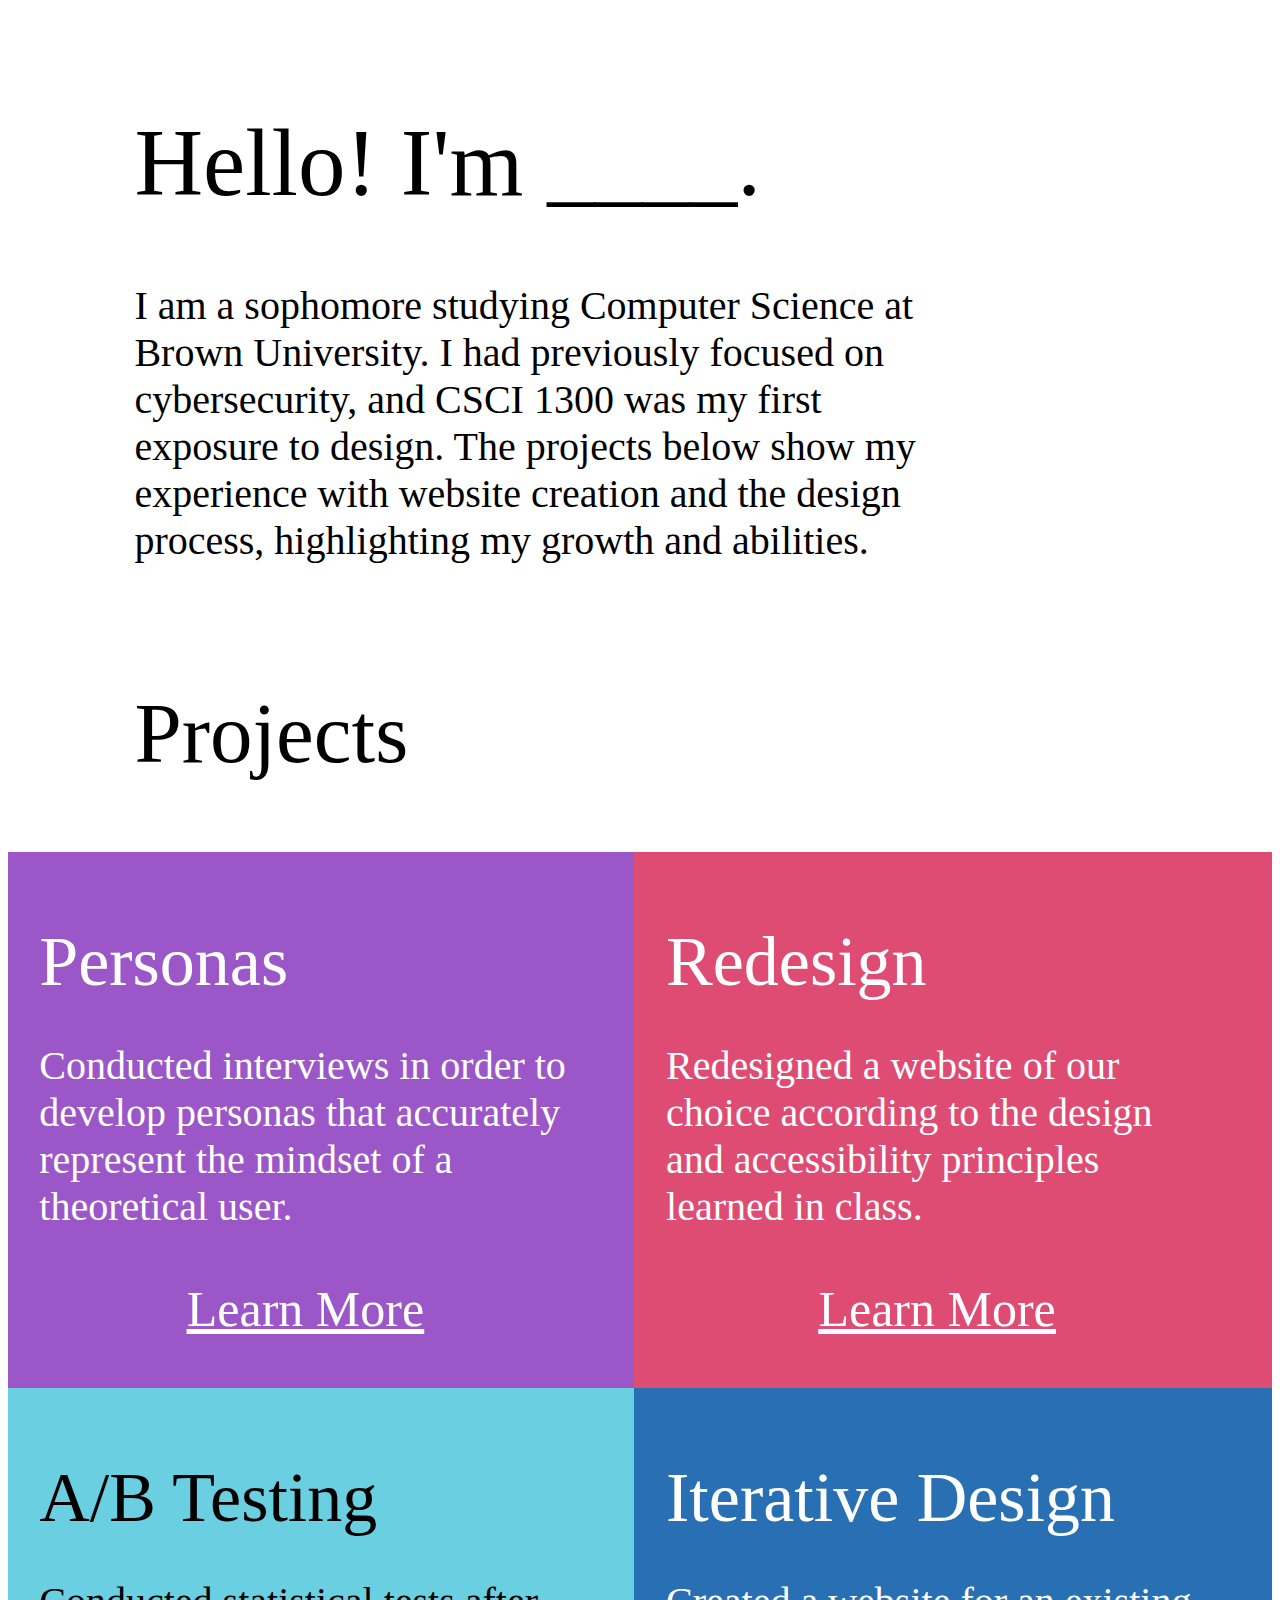
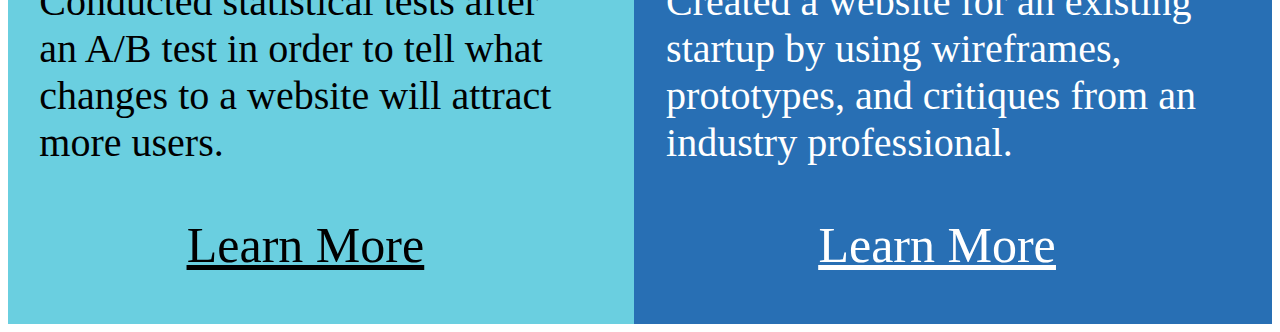
<file: index.html>
<!doctype html>

<html>

<head>
  <title>Portfolio</title>
  <link rel="stylesheet" href="css/index.css">
  <!-- TODO: add additional links here! e.g. fonts, icons, more stylesheets, etc. -->
  <meta content="width=device-width, initial-scale=1" name="viewport" />
</head>

<body>
  <div class="About">
    <h1 class="notBold">Hello! I'm ____.</h1>
    <p> I am a sophomore studying Computer Science at Brown University. I had previously focused on cybersecurity, and
      CSCI 1300 was my first exposure to design. The projects below show my experience with website creation
      and the design process, highlighting my growth and abilities.
    </p>
  </div>
  <h2 class="notBold">Projects</h2>
  <div class="Projects" id="projects">
    <div class="ProjectCard" id="Project1">
      <div class="cardContents">
        <h3 class="notBold whiteText">Personas</h3>
        <p class="whiteText">Conducted interviews in order to develop personas that accurately represent the mindset of
          a
          theoretical user.</p>
        <div class="links">
          <h4 class="notBold"><a class="whiteText" href="personas.html"><u>Learn More</u></a></h4>
        </div>
      </div>
    </div>
    <div class="ProjectCard" id="Project2">
      <div class="cardContents">
        <h3 class="notBold whiteText">Redesign</h3>
        <p class="whiteText">Redesigned a website of our choice according to the design and accessibility principles
          learned in class.</p>
        <div class="links">
          <h4 class="notBold"><a class="whiteText" href="redesign.html"><u>Learn More</u></a></h4>
        </div>
      </div>
    </div>
    <div class="ProjectCard" id="Project3">
      <div class="cardContents">
        <h3 class="notBold">A/B Testing</h3>
        <p>Conducted statistical tests after an A/B test in order to tell what changes to a website will attract more
          users.</p>
        <div class="links">
          <h4 class="notBold"><a class="blackText" href="testing.html"><u>Learn More</u></a></h4>
        </div>
      </div>
    </div>
    <div class="ProjectCard" id="Project4">
      <div class="cardContents">
        <h3 class="notBold whiteText">Iterative Design</h3>
        <p class="whiteText">Created a website for an existing startup by using wireframes, prototypes, and critiques
          from
          an industry professional.</p>
        <div class="links">
          <h4 class="notBold"><a class="whiteText" href="iterative.html"><u>Learn More</u></a></h4>
        </div>
      </div>
    </div>
  </div>

</body>

</html>
</file>
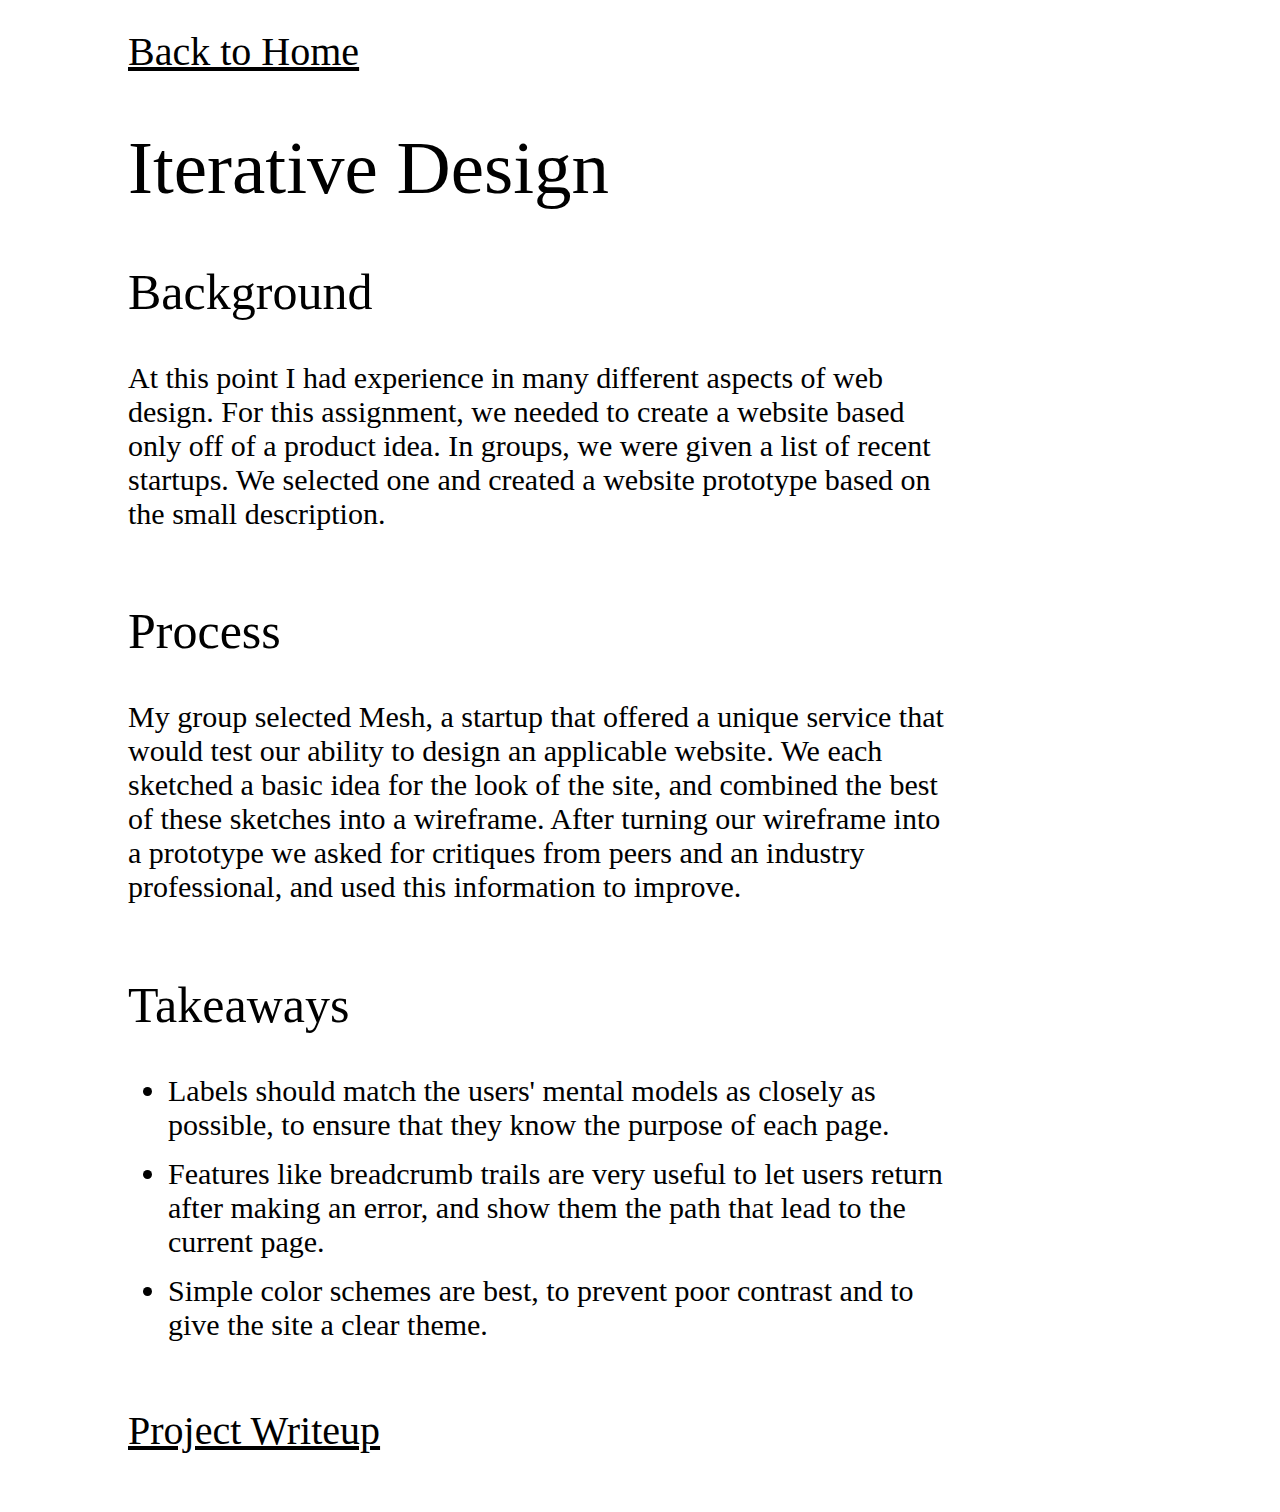
<file: iterative.html>
<!doctype html>

<html>

<head>
    <title>Iterative Design</title>
    <link rel="stylesheet" href="css/iterative.css">
    <!-- TODO: add additional links here! e.g. fonts, icons, more stylesheets, etc. -->
    <meta content="width=device-width, initial-scale=1" name="viewport" />
</head>

<body>
    <a class="blackText" href="index.html#projects"><u>Back to Home</u></a>
    <h1 class="notBold">Iterative Design</h1>
    <h2 class="notBold">Background</h2>
    <p>At this point I had experience in many different aspects of web design. For this assignment, we needed to create
        a website based only off of a product idea. In groups, we were given a list of recent startups. We selected one
        and created a website prototype based on the small description.</p>
    <h2 class="notBold">Process</h2>
    <p>My group selected Mesh, a startup that offered a unique service that would test our ability to design an
        applicable website. We each sketched a basic idea for the look of the site, and combined the best of these
        sketches into a wireframe. After turning our wireframe into a prototype we asked for critiques from peers and
        an industry professional, and used this information to improve.</p>
    <h2 class="notBold">Takeaways</h2>
    <ul>
        <li>Labels should match the users' mental models as closely as possible, to ensure that they know the purpose of
            each page.</li>
        <li>Features like breadcrumb trails are very useful to let users return after making an error, and show them the
            path that lead to the current page.</li>
        <li>Simple color schemes are best, to prevent poor contrast and to give the site a clear theme.</li>
    </ul>
    <a class="blackText bottom" href="https://mysterious-thicket-23421.herokuapp.com/#"><u>Project Writeup</u></a>
</body>

</html>
</file>
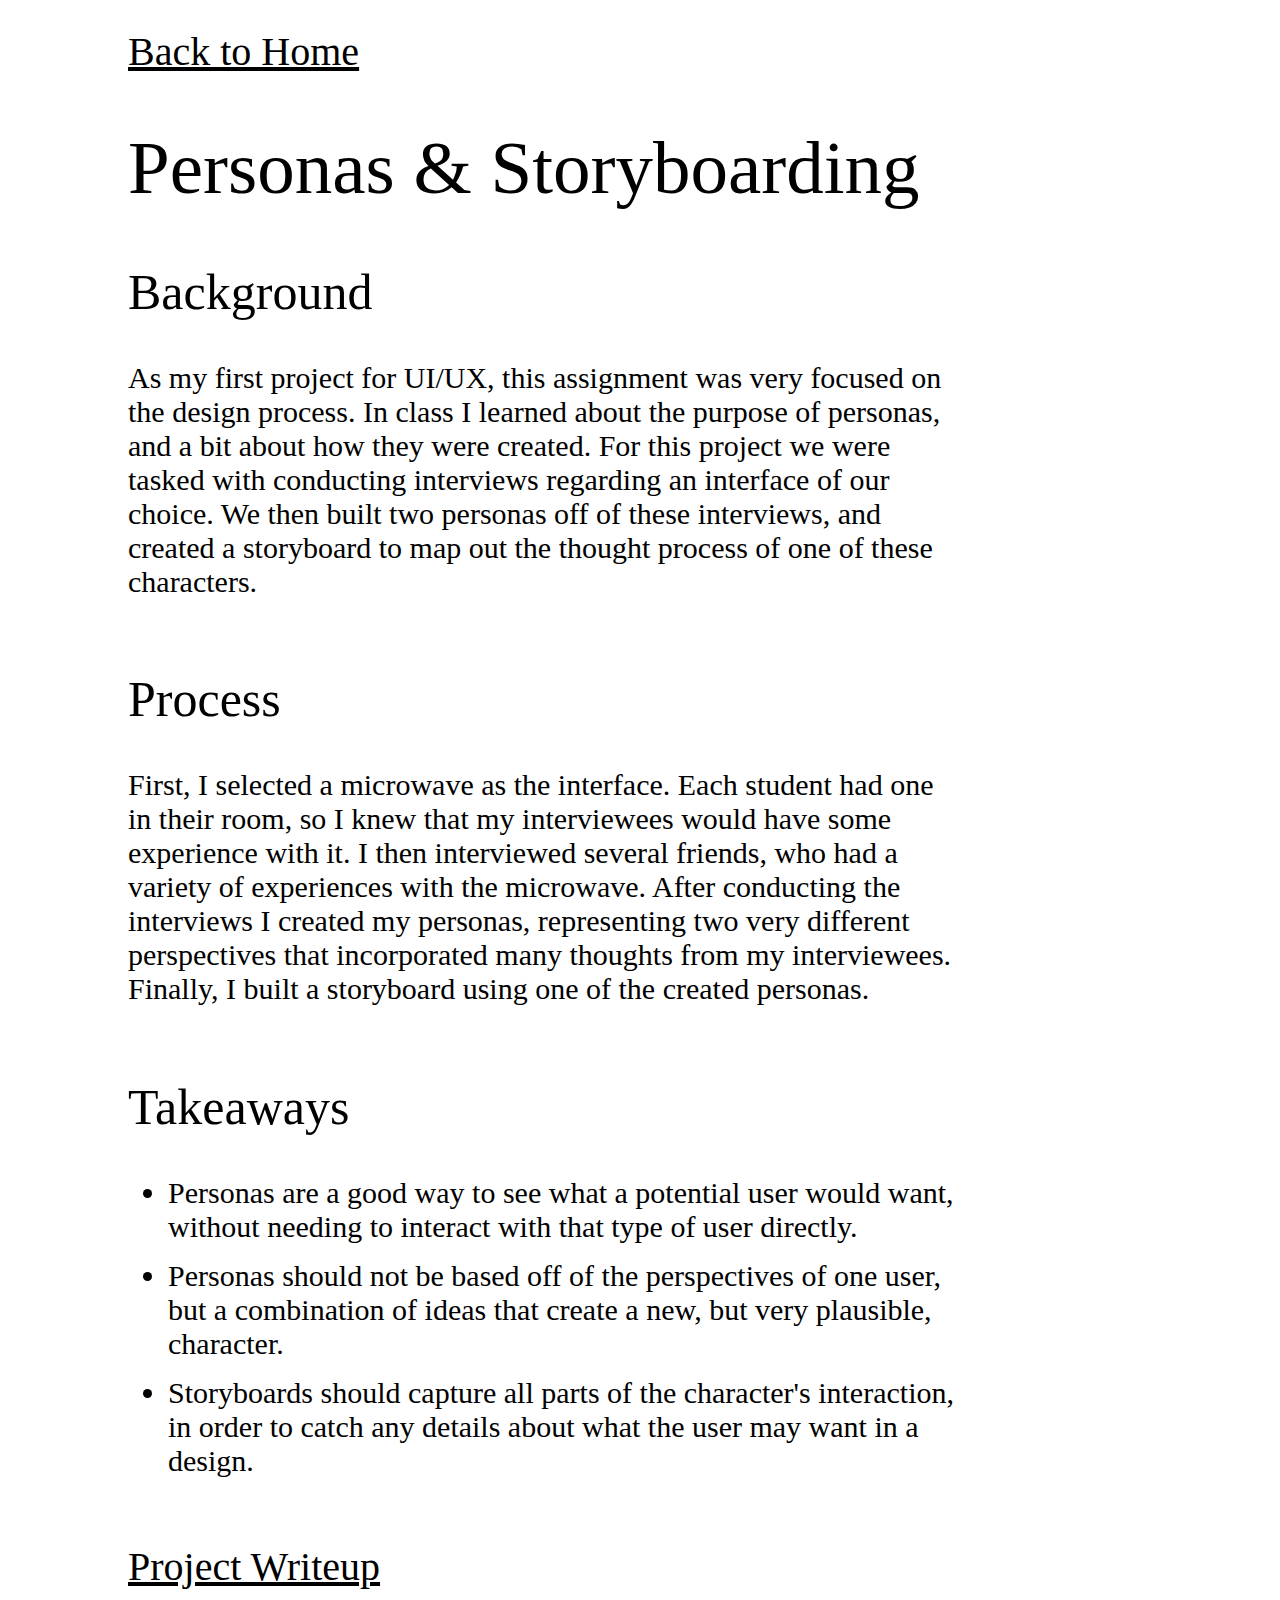
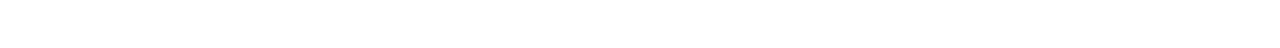
<file: personas.html>
<!doctype html>

<html>

<head>
    <title>Personas</title>
    <link rel="stylesheet" href="css/personas.css">
    <!-- TODO: add additional links here! e.g. fonts, icons, more stylesheets, etc. -->
    <meta content="width=device-width, initial-scale=1" name="viewport" />
</head>

<body>
    <a class="blackText" href="index.html#projects"><u>Back to Home</u></a>
    <h1 class="notBold">Personas & Storyboarding</h1>
    <h2 class="notBold">Background</h2>
    <p>As my first project for UI/UX, this assignment was very focused on the design process. In class I learned about
        the purpose of personas, and a bit about how they were created. For this project we were tasked with conducting
        interviews regarding an interface of our choice. We then built two personas off of these interviews, and created
        a storyboard to map out the thought process of one of these characters.</p>
    <h2 class="notBold">Process</h2>
    <p>First, I selected a microwave as the interface. Each student had one in their room, so I knew that my
        interviewees would have some experience with it. I then interviewed several friends, who had a variety of
        experiences with the microwave. After conducting the interviews I created my personas, representing two very
        different
        perspectives that incorporated many thoughts from my interviewees. Finally, I built a storyboard using one of
        the created personas.</p>
    <h2 class="notBold">Takeaways</h2>
    <ul>
        <li>Personas are a good way to see what a potential user would want, without needing to interact with that type
            of user directly.</li>
        <li>Personas should not be based off of the perspectives of one user, but a combination of ideas that create a
            new, but very plausible, character.</li>
        <li>Storyboards should capture all parts of the character's interaction, in order to catch any details about
            what the user may want in a design.</li>
    </ul>
    <a class="blackText bottom" href="https://polar-citadel-51461.herokuapp.com/"><u>Project Writeup</u></a>
</body>

</html>
</file>
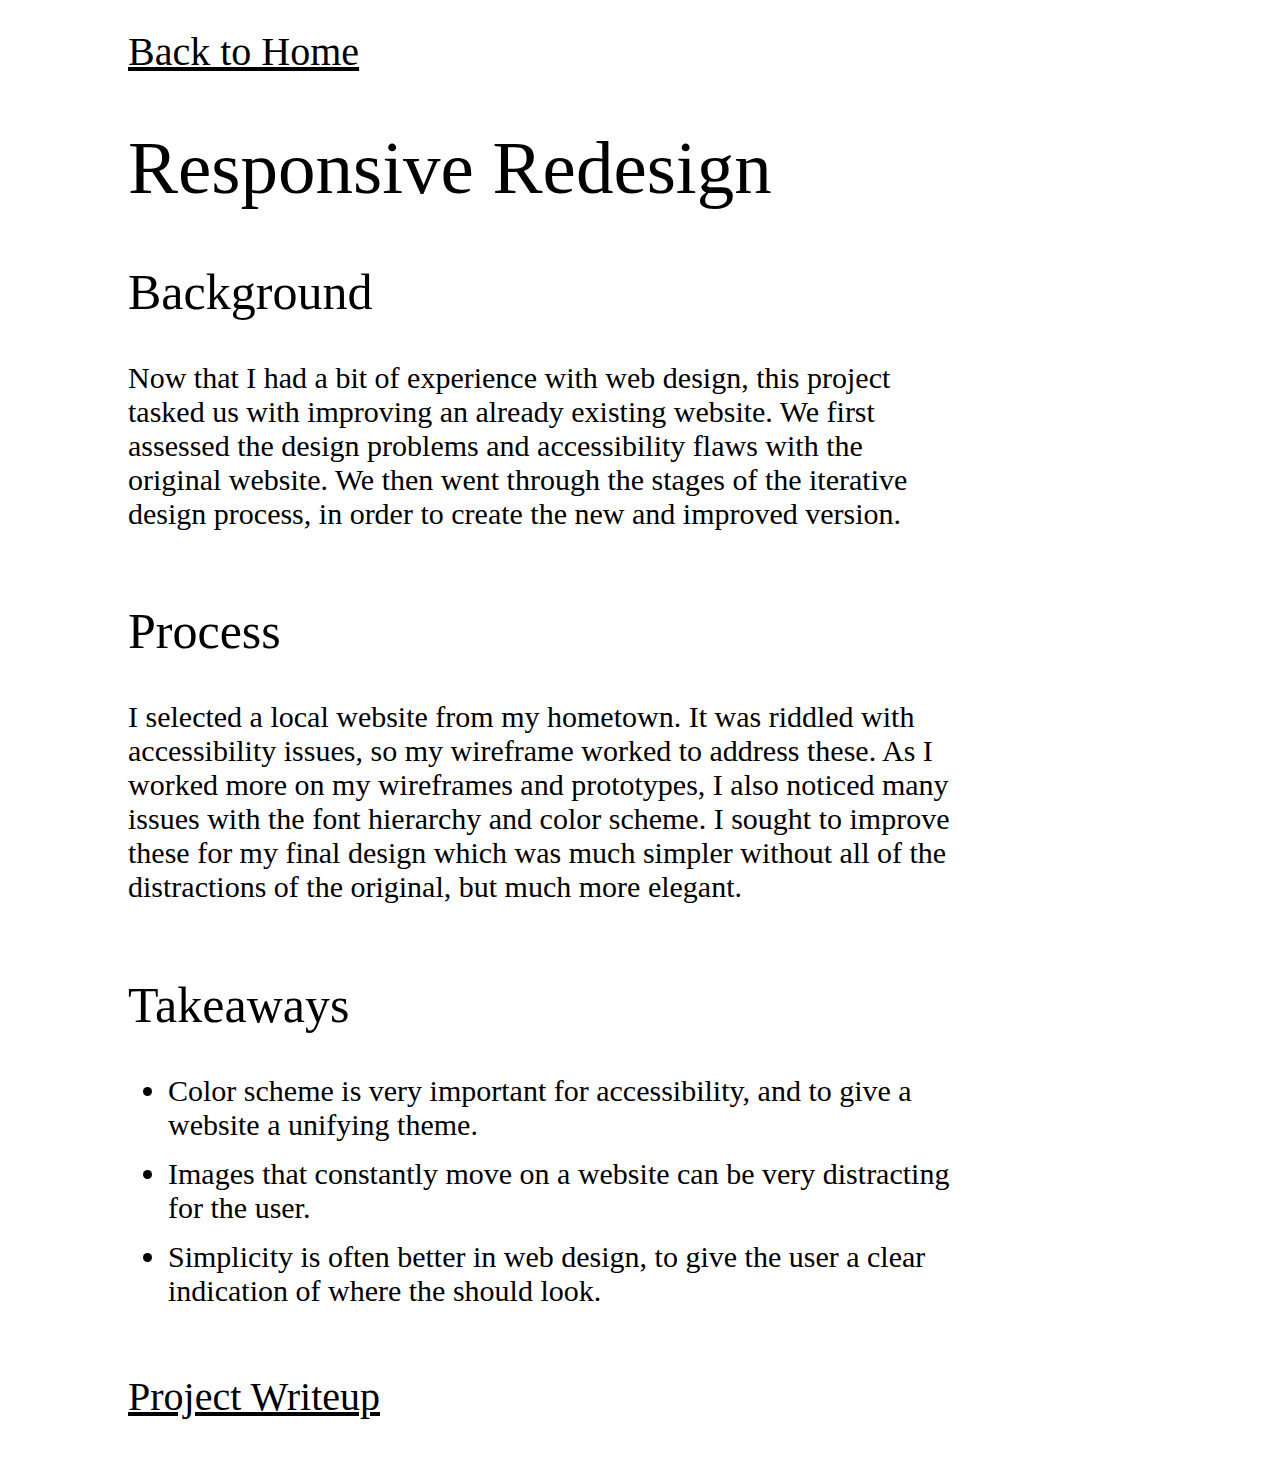
<file: redesign.html>
<!doctype html>

<html>

<head>
    <title>Redesign</title>
    <link rel="stylesheet" href="css/redesign.css">
    <!-- TODO: add additional links here! e.g. fonts, icons, more stylesheets, etc. -->
    <meta content="width=device-width, initial-scale=1" name="viewport" />
</head>

<body>
    <a class="blackText" href="index.html#projects"><u>Back to Home</u></a>
    <h1 class="notBold">Responsive Redesign</h1>
    <h2 class="notBold">Background</h2>
    <p>Now that I had a bit of experience with web design, this project tasked us with improving an already existing
        website. We first assessed the design problems and accessibility flaws with the original website. We then went
        through the stages of the iterative design process, in order to create the new and improved version.</p>
    <h2 class="notBold">Process</h2>
    <p>I selected a local website from my hometown. It was riddled with accessibility issues, so my wireframe worked to
        address these. As I worked more on my wireframes and prototypes, I also noticed many issues with the font
        hierarchy and color scheme. I sought to improve these for my final design which was much simpler without all of
        the distractions of the original, but much more elegant.</p>
    <h2 class="notBold">Takeaways</h2>
    <ul>
        <li>Color scheme is very important for accessibility, and to give a website a unifying theme.</li>
        <li>Images that constantly move on a website can be very distracting for the user.</li>
        <li>Simplicity is often better in web design, to give the user a clear indication of where the should look.</li>
    </ul>
    <a class="blackText bottom" href="https://cryptic-gorge-65111.herokuapp.com/"><u>Project Writeup</u></a>
</body>

</html>
</file>
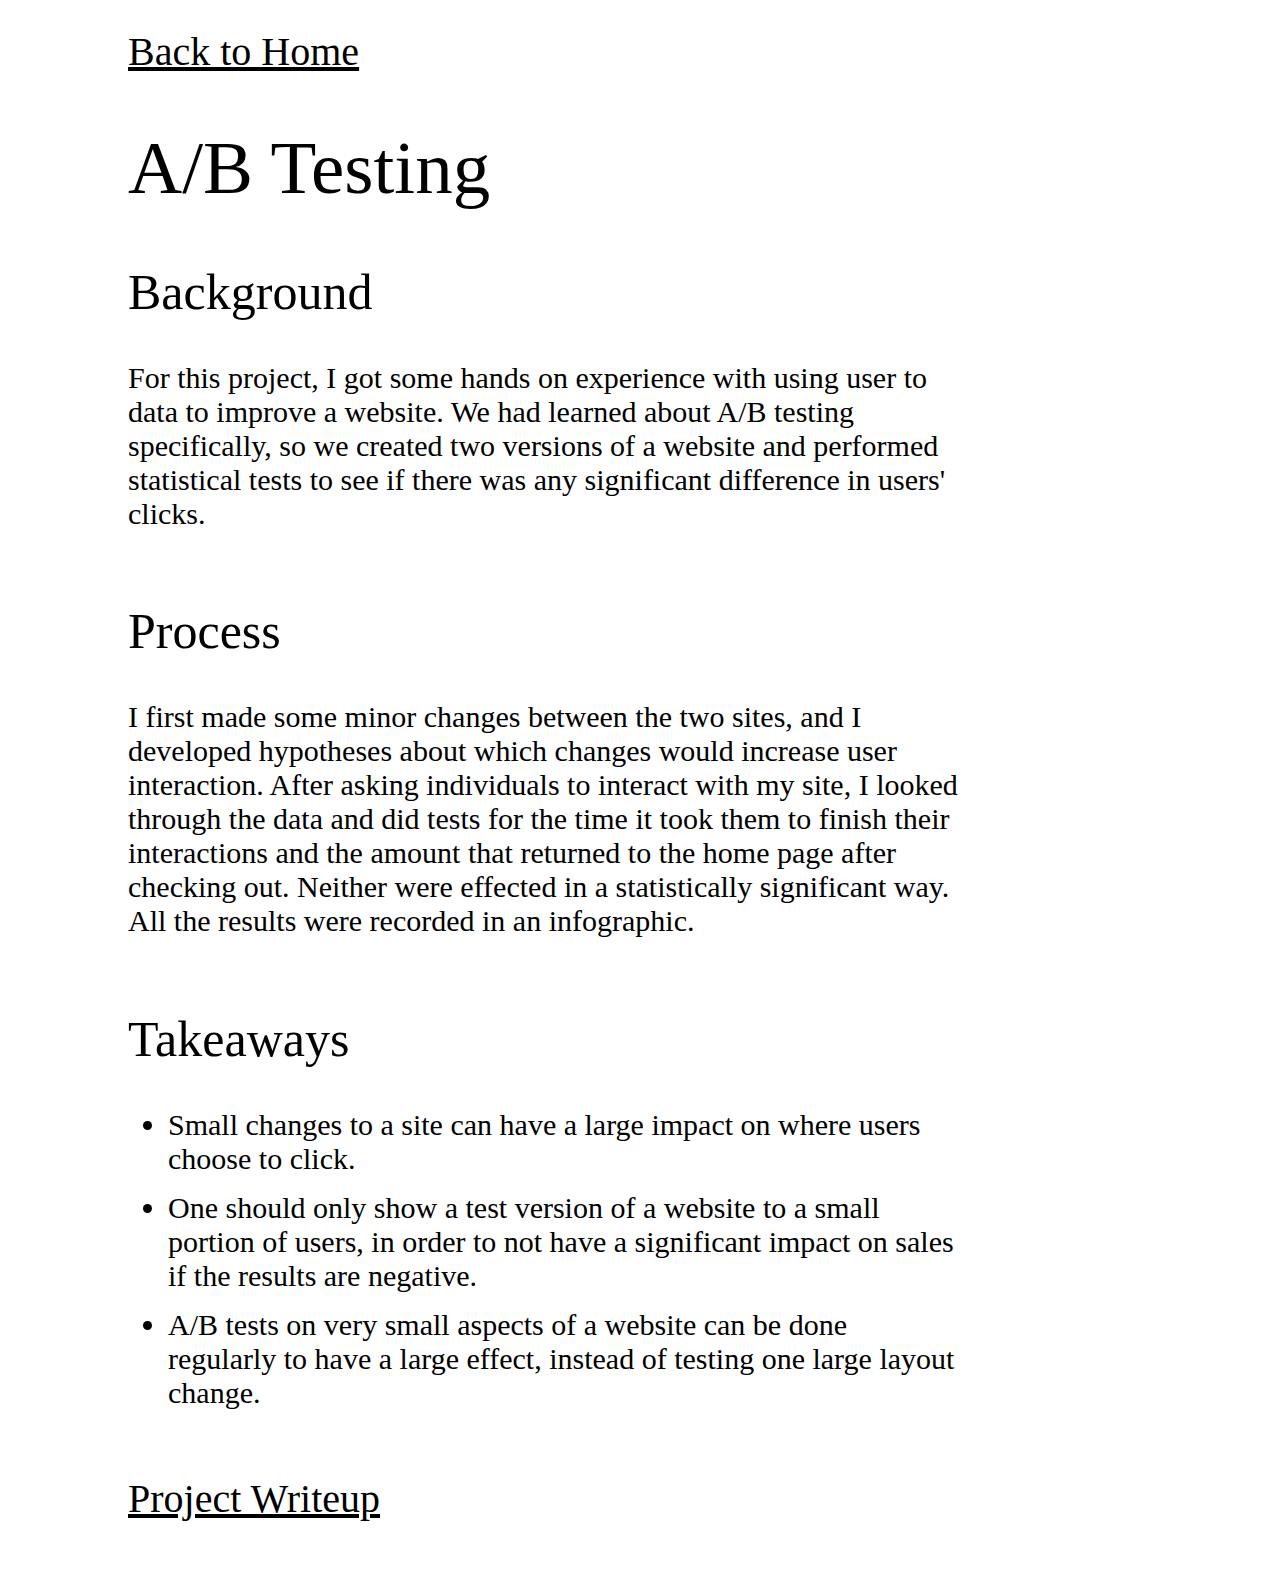
<file: testing.html>
<!doctype html>

<html>

<head>
    <title>A/B Testing</title>
    <link rel="stylesheet" href="css/testing.css">
    <!-- TODO: add additional links here! e.g. fonts, icons, more stylesheets, etc. -->
    <meta content=" width=device-width, initial-scale=1" name="viewport" />
</head>

<body>
    <a class="blackText" href="index.html#projects"><u>Back to Home</u></a>
    <h1 class="notBold">A/B Testing</h1>
    <h2 class="notBold">Background</h2>
    <p>For this project, I got some hands on experience with using user to data to improve a website. We had learned
        about A/B testing specifically, so we created two versions of a website and performed statistical tests to see
        if there was any significant difference in users' clicks.</p>
    <h2 class="notBold">Process</h2>
    <p>I first made some minor changes between the two sites, and I developed hypotheses about which changes would
        increase
        user interaction. After asking individuals to interact with my site, I looked through the data and did tests for
        the time it took them to finish their interactions and the amount that returned to the home page after checking
        out. Neither were effected in a statistically significant way. All the results were recorded in an infographic.
    </p>
    <h2 class="notBold">Takeaways</h2>
    <ul>
        <li>Small changes to a site can have a large impact on where users choose to click.</li>
        <li>One should only show a test version of a website to a small portion of users, in order to not have a
            significant impact on sales if the results are negative.</li>
        <li>A/B tests on very small aspects of a website can be done regularly to have a large effect, instead of
            testing one large layout change.</li>
    </ul>
    <a class="blackText bottom" href="https://hidden-beyond-06352.herokuapp.com/"><u>Project Writeup</u></a>
</body>

</html>
</file>
<file: css/index.css>
body {
    display: flex;
    flex-direction: column;
    font-family: Georgia, 'Times New Roman', Times, serif;
}

.About{
    margin-left: 10%;
    margin-right: 25%;
}

h1{
    margin-top: 100px;
    font-size: 95px;
}

h2{
    margin-left: 10%;
    margin-right: 25%;
    margin-top: 80px;
    font-size: 85px;
}

h3{
    font-size: 70px;
    margin-bottom: 10px;
}

p{
    font-size: 40px;
}

a{
    font-size: 50px;
}

h4{
    margin-top: 10px;
    margin-bottom: 50px;
}

.links{
    display:flex;
    flex-direction: column;
    text-align: center;
}

.notBold{
    font-weight: normal;
}

.cardContents{
    margin-left: 5%;
    margin-right: 10%;
}

.Projects{
    display: grid;
}

.whiteText{
    color: white;
}

.blackText{
    color: black;
}

#Project1{
    grid-column-start: 1;
    grid-column-end: 2;
    grid-row-start: 1;
    grid-row-end: 2;
    background-color: #9B57C8
}

#Project2{
    grid-column-start: 2;
    grid-column-end: 3;
    grid-row-start: 1;
    grid-row-end: 2;
    background-color: #DF4C73;
}

#Project3{
    grid-column-start: 1;
    grid-column-end: 2;
    grid-row-start: 2;
    grid-row-end: 3;
    background-color: #6ACFE0;
}

#Project4{
    grid-column-start: 2;
    grid-column-end: 3;
    grid-row-start: 2;
    grid-row-end: 3;
    background-color: #286FB4;
}

@media screen and (max-width: 1000px) {

    h1{
        margin-top: 60px;
        font-size: 60px;
    }

    p{
        font-size: 30px;
    }

    h2{
        font-size: 55px;
    }

    h3{
        font-size: 50px;
    }

    a{
        font-size: 40px;
    }

    #Project1{
        grid-column-start: 1;
        grid-column-end: 2;
        grid-row-start: 1;
        grid-row-end: 2;
    }

    #Project2{
        grid-column-start: 1;
        grid-column-end: 2;
        grid-row-start: 2;
        grid-row-end: 3;
    }

    #Project3{
        grid-column-start: 1;
        grid-column-end: 2;
        grid-row-start: 3;
        grid-row-end: 4;
    }

    #Project4{
        grid-column-start: 1;
        grid-column-end: 2;
        grid-row-start: 4;
        grid-row-end: 5;
    }
}
</file>
<file: css/iterative.css>
body {
    display: flex;
    flex-direction: column;
    font-family: Georgia, 'Times New Roman', Times, serif;
    margin-left: 10%;
    margin-right: 25%;
}

a{
    margin-top: 20px;
    font-size: 40px;
}

h1{
    font-size: 75px;
    margin-bottom: 10px;
}

h2{
    font-size: 50px;
    margin-bottom: 10px;
}

p{
    font-size: 30px;
}

ul{
    font-size: 30px;
}

li{
    margin-bottom: 15px;
}

.notBold{
    font-weight: normal;
}


.blackText{
    color: black;
}

.bottom{
    margin-bottom: 50px;
}

@media screen and (max-width: 1000px) {
    a{
        font-size: 30px;
    }

    h1{
        font-size: 45px;
    }

    h2{
        font-size: 40px;
    }

    p{
        font-size: 25px;
    }

    ul{
        font-size: 25px;
    }
}
</file>
<file: css/personas.css>
body {
    display: flex;
    flex-direction: column;
    font-family: Georgia, 'Times New Roman', Times, serif;
    margin-left: 10%;
    margin-right: 25%;
}

a{
    margin-top: 20px;
    font-size: 40px;
}

h1{
    font-size: 75px;
    margin-bottom: 10px;
}

h2{
    font-size: 50px;
    margin-bottom: 10px;
}

p{
    font-size: 30px;
}

ul{
    font-size: 30px;
}

li{
    margin-bottom: 15px;
}

.notBold{
    font-weight: normal;
}

.blackText{
    color: black;
}

.bottom{
    margin-bottom: 50px;
}

@media screen and (max-width: 1000px) {
    a{
        font-size: 30px;
    }

    h1{
        font-size: 45px;
    }

    h2{
        font-size: 40px;
    }

    p{
        font-size: 25px;
    }

    ul{
        font-size: 25px;
    }
}
</file>
<file: css/redesign.css>
body {
    display: flex;
    flex-direction: column;
    font-family: Georgia, 'Times New Roman', Times, serif;
    margin-left: 10%;
    margin-right: 25%;
}

a{
    margin-top: 20px;
    font-size: 40px;
}

h1{
    font-size: 75px;
    margin-bottom: 10px;
}

h2{
    font-size: 50px;
    margin-bottom: 10px;
}

p{
    font-size: 30px;
}

ul{
    font-size: 30px;
}

li{
    margin-bottom: 15px;
}

.notBold{
    font-weight: normal;
}


.blackText{
    color: black;
}

.bottom{
    margin-bottom: 50px;
}

@media screen and (max-width: 1000px) {
    a{
        font-size: 30px;
    }

    h1{
        font-size: 45px;
    }

    h2{
        font-size: 40px;
    }

    p{
        font-size: 25px;
    }

    ul{
        font-size: 25px;
    }
}
</file>
<file: css/testing.css>
body {
    display: flex;
    flex-direction: column;
    font-family: Georgia, 'Times New Roman', Times, serif;
    margin-left: 10%;
    margin-right: 25%;
}

a{
    margin-top: 20px;
    font-size: 40px;
}

h1{
    font-size: 75px;
    margin-bottom: 10px;
}

h2{
    font-size: 50px;
    margin-bottom: 10px;
}

p{
    font-size: 30px;
}

ul{
    font-size: 30px;
}

li{
    margin-bottom: 15px;
}

.notBold{
    font-weight: normal;
}


.blackText{
    color: black;
}

.bottom{
    margin-bottom: 50px;
}

@media screen and (max-width: 1000px) {
    a{
        font-size: 30px;
    }

    h1{
        font-size: 45px;
    }

    h2{
        font-size: 40px;
    }

    p{
        font-size: 25px;
    }

    ul{
        font-size: 25px;
    }
}
</file>
